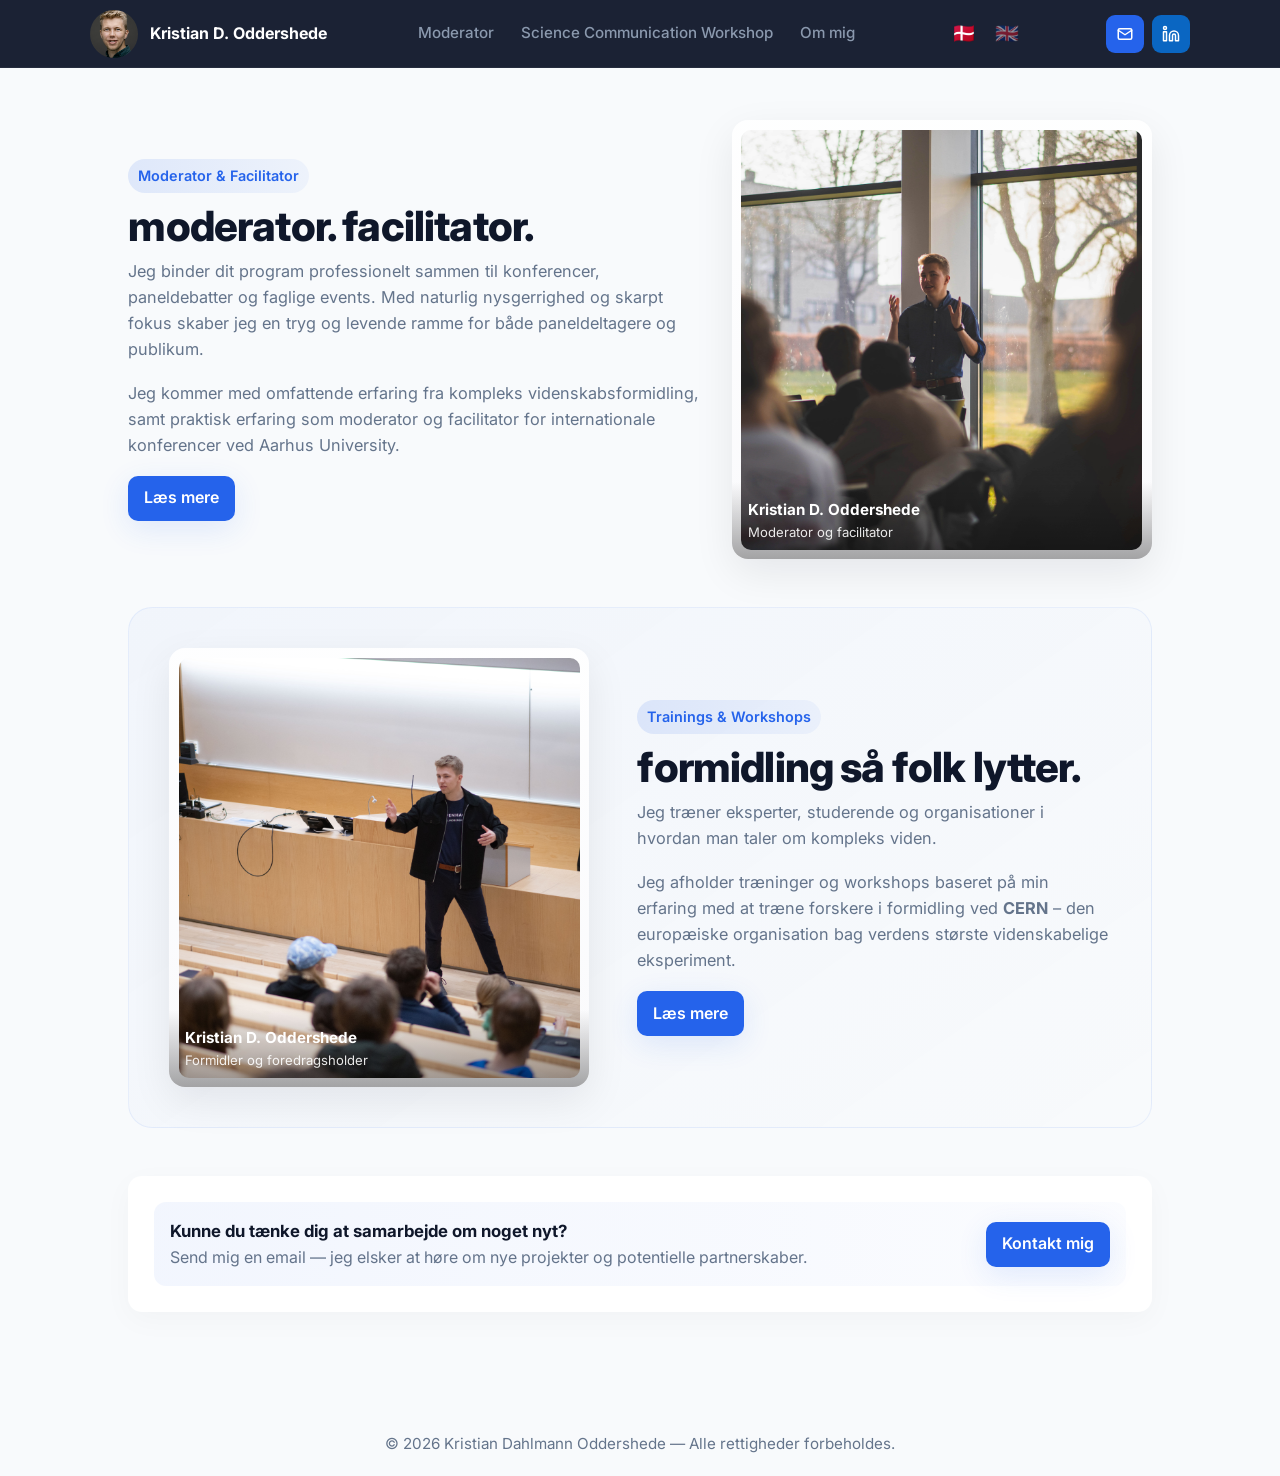
<file: index.html>
<!doctype html>
<html lang="da">
<head>
  <meta charset="utf-8" />
  <meta name="viewport" content="width=device-width,initial-scale=1" />
  
  <!-- Primær Titel & Beskrivelse (Optimeret for relevante søgeord) -->
  <title>Kristian D. Oddershede | Moderator, Facilitator & Foredragsholder</title>
  <meta name="description" content="Book Kristian Dahlmann Oddershede som moderator, facilitator og foredragsholder. Professionel formidling til konferencer, paneldebatter og workshops.">
  
  <link rel="canonical" href="https://kristian-freelance.dk/" />
  <link rel="alternate" hreflang="da" href="https://kristian-freelance.dk/" />
  <link rel="alternate" hreflang="en" href="https://kristian-freelance.dk/" />
  <link rel="alternate" hreflang="x-default" href="https://kristian-freelance.dk/" />

  <link rel="icon" type="image/png" href="figures/debate_1308869.png">

  <!-- Open Graph / Social Media (Billeder kræver absolut URL for optimal visning) -->
  <meta property="og:type" content="website">
  <meta property="og:url" content="https://kristian-freelance.dk/">
  <meta property="og:title" content="Kristian D. Oddershede | Moderator, Facilitator & Foredragsholder">
  <meta property="og:description" content="Book Kristian Dahlmann Oddershede som moderator, facilitator og foredragsholder til konferencer, workshops og paneldebatter.">
  <meta property="og:image" content="https://kristian-freelance.dk/figures/Kristian%20Dahlmann%20Oddershede%20Square%202.jpg"> 
  <meta property="og:locale" content="da_DK">
  <meta property="og:locale:alternate" content="en_US">

  <!-- Twitter Card -->
  <meta name="twitter:card" content="summary_large_image">
  <meta name="twitter:title" content="Kristian D. Oddershede | Moderator & Facilitator">
  <meta name="twitter:description" content="Book Kristian Dahlmann Oddershede som moderator, facilitator og foredragsholder.">
  <meta name="twitter:image" content="https://kristian-freelance.dk/figures/Kristian%20Dahlmann%20Oddershede%20Square%202.jpg">

  <link href="https://fonts.googleapis.com/css2?family=Inter:wght@400;500;600;700;800&display=swap" rel="stylesheet">
  <link rel="stylesheet" href="style.css">

  <style>
    /* Sprogstyring: Skjul automatisk det sprog, der ikke er aktivt */
    html[lang="da"] [lang="en"] { display: none !important; }
    html[lang="en"] [lang="da"] { display: none !important; }
  </style>

  <!-- Structured Data (Schema.org) for bedre Google forståelse -->
  <script type="application/ld+json">
  {
    "@context": "https://schema.org",
    "@type": "Person",
    "name": "Kristian Dahlmann Oddershede",
    "alternateName": "Kristian D. Oddershede",
    "url": "https://kristian-freelance.dk/",
    "image": "https://kristian-freelance.dk/figures/Kristian%20Dahlmann%20Oddershede%20Square%202.jpg",
    "jobTitle": "Moderator & Facilitator",
    "sameAs": [
      "https://www.linkedin.com/in/kristian-dahlmann-oddershede-b5703a217/"
    ],
    "knowsAbout": [
      "Moderation",
      "Facilitation",
      "Science Communication",
      "Videnskabsformidling",
      "Workshops"
    ]
  }
  </script>
</head>
<body>
  <header class="site-header scrolled" id="siteHeader" style="background: rgba(15,23,42,0.95); border-bottom: 1px solid rgba(255,255,255,0.05);">
    <div class="header-inner">
      <div class="brand">
        <img src="figures/Kristian Dahlmann Oddershede Square 2.jpg" alt="Kristian Dahlmann Oddershede profilfoto" width="40" height="40">
        <div class="name" style="color: #ffffff;">Kristian D. Oddershede</div>
      </div>

      <nav class="primary-nav" aria-label="Hovednavigation">
        <a href="moderator.html" style="color: #94a3b8;">Moderator</a>
        <a href="formidling.html" style="color: #94a3b8;">
          <span lang="da">Science Communication Workshop</span>
          <span lang="en">Science Communication Training</span>
        </a>
        <a href="om-mig.html" style="color: #94a3b8;">
          <span lang="da">Om mig</span>
          <span lang="en">About me</span>
        </a>
      </nav>

      <div id="lang-switcher" style="display:flex; gap:0.4rem; align-items:center;">
        <button data-lang="da" title="Dansk" style="font-size:1.2rem; background:none; border:none; cursor:pointer; color: #ffffff;" aria-label="Skift til dansk">🇩🇰</button>
        <button data-lang="en" title="English" style="font-size:1.2rem; background:none; border:none; cursor:pointer; color: #ffffff;" aria-label="Switch to English">🇬🇧</button>
      </div>

      <div class="header-cta">
        <a class="button email" href="mailto:kristiandoddershede@gmail.com" title="Send email" aria-label="Send email">
          <svg xmlns="http://www.w3.org/2000/svg" viewBox="0 0 24 24" aria-hidden="true" focusable="false" stroke-width="2" stroke-linecap="round" stroke-linejoin="round">
            <rect x="3" y="5" width="18" height="14" rx="2"></rect>
            <path d="M3 7l9 6 9-6"></path>
          </svg>
        </a>

        <a class="button linkedin" href="https://www.linkedin.com/in/kristian-dahlmann-oddershede-b5703a217/" target="_blank" rel="noopener" title="LinkedIn" aria-label="LinkedIn profil">
          <svg xmlns="http://www.w3.org/2000/svg" viewBox="0 0 24 24" aria-hidden="true" focusable="false" stroke-width="2" stroke-linecap="round" stroke-linejoin="round">
            <path d="M16 8a6 6 0 0 1 6 6v7h-4v-7a2 2 0 0 0-2-2 2 2 0 0 0-2 2v7h-4v-7a6 6 0 0 1 6-6z"></path>
            <rect x="2" y="9" width="4" height="12"></rect>
            <circle cx="4" cy="4" r="2"></circle>
          </svg>
        </a>
      </div>
    </div>
  </header>

  <main class="page" id="top">
    <section class="hero" aria-labelledby="moderatorTitle">
      <div class="hero-left">
        <div class="kicker">Moderator & Facilitator</div>
        <h1 class="hero-title" id="moderatorTitle" style="text-transform: lowercase;">
          <span lang="da">moderator. facilitator.</span>
          <span lang="en">moderator. facilitator.</span>
        </h1>
        
        <p class="lead">
          <span lang="da">Jeg binder dit program professionelt sammen til konferencer, paneldebatter og faglige events. Med naturlig nysgerrighed og skarpt fokus skaber jeg en tryg og levende ramme for både paneldeltagere og publikum.</span>
          <span lang="en">I seamlessly connect your program at conferences, panel debates, and academic events. With natural curiosity and sharp focus, I create an engaging atmosphere for speakers and the audience.</span>
        </p>
          
        <p class="lead">
          <span lang="da">Jeg kommer med omfattende erfaring fra kompleks videnskabsformidling, samt praktisk erfaring som moderator og facilitator for internationale konferencer ved Aarhus University.</span>
          <span lang="en">I'm drawing on my background in complex science communication, as well as practical experience as a moderator and facilitator at various international conferences at Aarhus University.</span>
        </p>

        <div class="hero-actions">
          <a class="btn" href="moderator.html" title="Læs mere om moderator ydelser">
            <span lang="da">Læs mere</span>
            <span lang="en">Read more</span>
          </a>
        </div>
      </div>

      <div class="hero-right">
        <div class="portrait-card">
          <img src="figures/GivDeUngeOrdet_Workshop_23Marts2022_000-17.jpg" alt="Kristian Oddershede facilitering af workshop">
          <div class="portrait-overlay">
            <div class="meta">
              <div style="font-size:0.95rem;font-weight:700">Kristian D. Oddershede</div>
              <div style="font-size:0.82rem;color:rgba(255,255,255,0.9)">
                <span lang="da">Moderator og facilitator</span>
                <span lang="en">Moderator and Facilitator</span>
              </div>
            </div>
          </div>
        </div>
      </div>
    </section>

    <section class="hero hero-alt" aria-labelledby="communicationTitle">
      <div class="hero-right image-left">
        <div class="portrait-card">
          <img src="figures/PLP_6563.jpg" alt="Kristian Oddershede videnskabsformidler og foredragsholder">
          <div class="portrait-overlay">
            <div class="meta">
              <div style="font-size:0.95rem;font-weight:700">Kristian D. Oddershede</div>
              <div style="font-size:0.82rem;color:rgba(255,255,255,0.9)">
                <span lang="da">Formidler og foredragsholder</span>
                <span lang="en">Speaker and Science Communicator</span>
              </div>
            </div>
          </div>
        </div>
      </div>

      <div class="hero-left text-right">
        <div class="kicker">Trainings & Workshops</div>
        <h1 class="hero-title" id="communicationTitle" style="text-transform: lowercase;">
          <span lang="da">formidling så folk lytter.</span>
          <span lang="en">communication that connects.</span>
        </h1>
        
        <p class="lead">
          <span lang="da">Jeg træner eksperter, studerende og organisationer i hvordan man taler om kompleks viden.</span>
          <span lang="en">I train experts, students and organisations in how to present complex knowledge.</span>
        </p>
         
        <p class="lead">
          <span lang="da">Jeg afholder træninger og workshops baseret på min erfaring med at træne forskere i formidling ved <strong>CERN</strong> – den europæiske organisation bag verdens største videnskabelige eksperiment.</span>
          <span lang="en">I host trainings and workshops based on my experience designing meaningful science outreach training for scientists at <strong>CERN</strong> – the European organization behind the world’s largest scientific experiment.</span>
        </p>
        <div class="hero-actions">
          <a class="btn" href="formidling.html" title="Læs mere om formidling og workshops">
            <span lang="da">Læs mere</span>
            <span lang="en">Read more</span>
          </a>
        </div>
      </div>
    </section>

    <section id="kontakt" class="card">
      <div class="book-strip">
        <div>
          <h3>
            <span lang="da">Kunne du tænke dig at samarbejde om noget nyt?</span>
            <span lang="en">Interested in collaborating on something new?</span>
          </h3>
          <p>
            <span lang="da">Send mig en email — jeg elsker at høre om nye projekter og potentielle partnerskaber.</span>
            <span lang="en">Send me an email — I love hearing about new ideas and potential partnerships.</span>
          </p>
        </div>
        <a class="btn" href="mailto:kristiandoddershede@gmail.com" aria-label="Send email til Kristian">
          <span lang="da">Kontakt mig</span>
          <span lang="en">Contact me</span>
        </a>
      </div>
    </section>
  </main>

  <footer class="site-footer">
    <div>
      <span lang="da">&copy; 2026 Kristian Dahlmann Oddershede — Alle rettigheder forbeholdes.</span>
      <span lang="en">&copy; 2026 Kristian Dahlmann Oddershede — All rights reserved.</span>
    </div>
  </footer>

  <script>
    // === Header scroll behavior ===
    const header = document.getElementById('siteHeader');
    window.addEventListener('scroll', () => {
      header.classList.toggle('scrolled', window.scrollY > 15);
    });
      
    // === Apply translations by toggling the html attribute ===
    function applyLanguage(lang) {
      document.documentElement.setAttribute('lang', lang);
      
      // Update button transparency based on selected language
      buttons.forEach(btn => {
        btn.style.opacity = btn.dataset.lang === lang ? '1' : '0.5';
      });
    }
      
    // === Initialize language switching ===
    const buttons = document.querySelectorAll('#lang-switcher button');
    const savedLang = localStorage.getItem('lang') || 'da';
    
    applyLanguage(savedLang);
      
    buttons.forEach(btn => {
      btn.addEventListener('click', e => {
        const lang = e.currentTarget.dataset.lang;
        localStorage.setItem('lang', lang);
        applyLanguage(lang);
      });
    });
  </script>
</body>
</html>
</file>
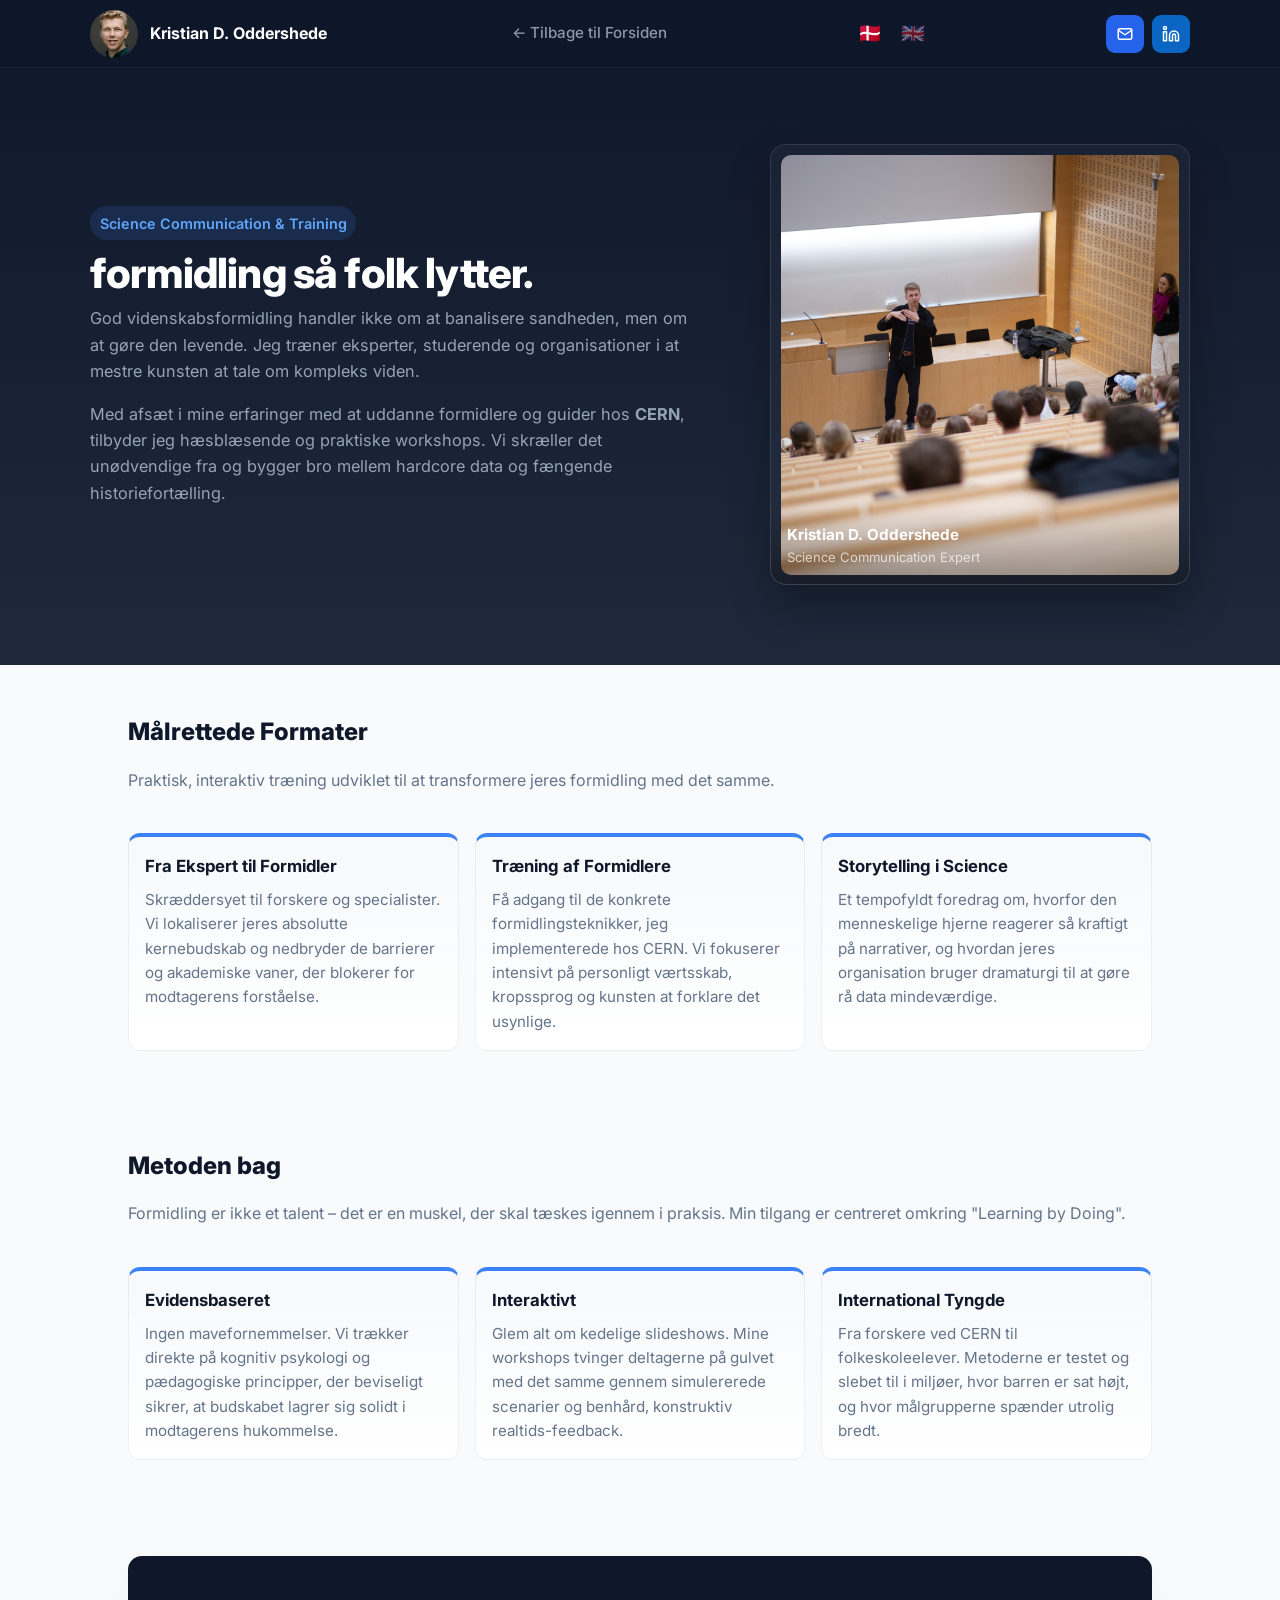
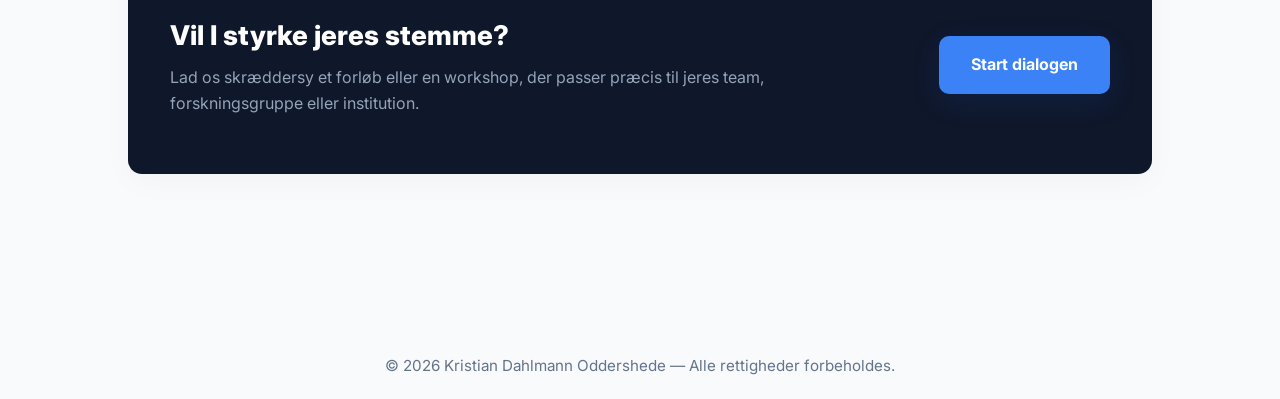
<file: formidling.html>
<!doctype html>
<html lang="da">
<head>
  <meta charset="utf-8" />
  <meta name="viewport" content="width=device-width,initial-scale=1" />
  
  <!-- Primær Titel & Beskrivelse (Optimeret for søgeord) -->
  <title>Kristian D. Oddershede | Science Communication Training & Workshops</title>
  <meta name="description" content="Lær at formidle komplekst stof så det fænger. Workshops og foredrag om science formidling og træning af formidlere af Kristian Dahlmann Oddershede.">

  <!-- Canonical & Flersproget SEO -->
  <link rel="canonical" href="https://kristian-freelance.dk/formidling.html" />
  <link rel="alternate" hreflang="da" href="https://kristian-freelance.dk/formidling.html" />
  <link rel="alternate" hreflang="en" href="https://kristian-freelance.dk/formidling.html" />
  <link rel="alternate" hreflang="x-default" href="https://kristian-freelance.dk/formidling.html" />

  <link rel="icon" type="image/png" href="figures/debate_1308869.png">

  <!-- Open Graph / Social Media Meta Tags -->
  <meta property="og:type" content="website">
  <meta property="og:url" content="https://kristian-freelance.dk/formidling.html">
  <meta property="og:title" content="Kristian D. Oddershede | Science Communication Training">
  <meta property="og:description" content="Lær at formidle komplekst stof så det fænger. Hæsblæsende og praktiske workshops baseret på erfaringer fra CERN.">
  <meta property="og:image" content="https://kristian-freelance.dk/figures/PLP_6566.jpg">
  <meta property="og:locale" content="da_DK">
  <meta property="og:locale:alternate" content="en_US">

  <!-- Twitter Card -->
  <meta name="twitter:card" content="summary_large_image">
  <meta name="twitter:title" content="Kristian D. Oddershede | Science Communication Training">
  <meta name="twitter:description" content="Workshops og foredrag om science formidling og træning af formidlere baseret på erfaringer fra CERN.">
  <meta name="twitter:image" content="https://kristian-freelance.dk/figures/PLP_6566.jpg">

  <link href="https://fonts.googleapis.com/css2?family=Inter:wght@400;500;600;700;800&display=swap" rel="stylesheet">
  <link rel="stylesheet" href="style.css">

  <style>
    /* Sprogstyring: Skjul automatisk det sprog, der ikke er aktivt */
    html[lang="da"] [lang="en"] { display: none !important; }
    html[lang="en"] [lang="da"] { display: none !important; }

    /* Unik Science-identitet: Mørkt, højteknologisk og skarpt */
    :root {
      --science-dark: #0f172a; /* Dyb rums-blå/skifer */
      --science-accent: #3b82f6; /* Lysende science-blå */
      --science-light: #f8fafc;
    }

    body.science-page {
      background-color: var(--science-light);
    }

    .science-hero {
      background: linear-gradient(180deg, var(--science-dark) 0%, #1e293b 100%);
      color: #ffffff;
      padding: 9rem var(--container-padding) 5rem;
      margin-bottom: 3rem;
    }

    .science-hero .kicker {
      background: rgba(59, 130, 246, 0.15);
      color: #60a5fa;
    }

    .science-hero h1.hero-title {
      color: #ffffff;
    }

    .science-hero p.lead {
      color: #94a3b8;
    }

    .science-hero .portrait-card {
      background: rgba(255, 255, 255, 0.03);
      border: 1px solid rgba(255, 255, 255, 0.1);
      box-shadow: 0 20px 40px rgba(0,0,0,0.3);
    }
  </style>

  <!-- Structured Data (Schema.org) for Science Communication Ydelser -->
  <script type="application/ld+json">
  {
    "@context": "https://schema.org",
    "@type": "Service",
    "name": "Science Communication Training & Workshops",
    "provider": {
      "@type": "Person",
      "name": "Kristian Dahlmann Oddershede",
      "url": "https://kristian-freelance.dk/"
    },
    "description": "Træning i videnskabsformidling, workshops for eksperter og forskere samt foredrag om storytelling i science baseret på erfaringer fra CERN.",
    "serviceType": "Science Communication Workshop",
    "areaServed": "Denmark",
    "hasOfferCatalog": {
      "@type": "OfferCatalog",
      "name": "Workshops og Foredrag",
      "itemListElement": [
        {
          "@type": "Offer",
          "itemOffered": {
            "@type": "Service",
            "name": "Fra Ekspert til Formidler Workshop"
          }
        },
        {
          "@type": "Offer",
          "itemOffered": {
            "@type": "Service",
            "name": "Træning af Formidlere"
          }
        },
        {
          "@type": "Offer",
          "itemOffered": {
            "@type": "Service",
            "name": "Storytelling i Science Foredrag"
          }
        }
      ]
    }
  }
  </script>
</head>
<body class="science-page">
  <header class="site-header scrolled" id="siteHeader" style="background: rgba(15,23,42,0.95); border-bottom: 1px solid rgba(255,255,255,0.05);">
    <div class="header-inner">
      <div class="brand">
        <img src="figures/Kristian Dahlmann Oddershede Square 2.jpg" alt="Kristian Dahlmann Oddershede profilfoto" width="40" height="40">
        <div class="name" style="color: #ffffff;">Kristian D. Oddershede</div>
      </div>

      <nav class="primary-nav" aria-label="Hovednavigation">
        <a href="index.html" style="color: #94a3b8;">
          <span lang="da">← Tilbage til Forsiden</span>
          <span lang="en">← Back Home</span>
        </a>
      </nav>

      <div id="lang-switcher" style="display:flex; gap:0.4rem; align-items:center;">
        <button data-lang="da" title="Dansk" style="font-size:1.2rem; background:none; border:none; cursor:pointer;color: #ffffff;" aria-label="Skift til dansk">🇩🇰</button>
        <button data-lang="en" title="English" style="font-size:1.2rem; background:none; border:none; cursor:pointer;color: #ffffff;" aria-label="Switch to English">🇬🇧</button>
      </div>

      <div class="header-cta">
        <a class="button email" href="mailto:kristiandoddershede@gmail.com" title="Send email" aria-label="Send email">
          <svg xmlns="http://www.w3.org/2000/svg" viewBox="0 0 24 24" aria-hidden="true" focusable="false" stroke-width="2" stroke-linecap="round" stroke-linejoin="round">
            <rect x="3" y="5" width="18" height="14" rx="2"></rect>
            <path d="M3 7l9 6 9-6"></path>
          </svg>
        </a>

        <a class="button linkedin" href="https://www.linkedin.com/in/kristian-dahlmann-oddershede-b5703a217/" target="_blank" rel="noopener" title="LinkedIn" aria-label="LinkedIn profil">
          <svg xmlns="http://www.w3.org/2000/svg" viewBox="0 0 24 24" aria-hidden="true" focusable="false" stroke-width="2" stroke-linecap="round" stroke-linejoin="round">
            <path d="M16 8a6 6 0 0 1 6 6v7h-4v-7a2 2 0 0 0-2-2 2 2 0 0 0-2 2v7h-4v-7a6 6 0 0 1 6-6z"></path>
            <rect x="2" y="9" width="4" height="12"></rect>
            <circle cx="4" cy="4" r="2"></circle>
          </svg>
        </a>
      </div>
    </div>
  </header>

  <main>
    <!-- HERO SEKTION (MØRKT DESIGN) -->
    <section class="science-hero">
      <div style="max-width: var(--max-width); margin: 0 auto; display: grid; grid-template-columns: 1fr 420px; gap: 2rem; align-items: center;">
        <div class="hero-left">
          <div class="kicker">Science Communication & Training</div>
          <h1 class="hero-title" id="heroTitle" style="text-transform: lowercase; font-weight: 800;">
            <span lang="da">formidling så folk lytter.</span>
            <span lang="en">communication that connects.</span>
          </h1>
          <p class="lead">
            <span lang="da">God videnskabsformidling handler ikke om at banalisere sandheden, men om at gøre den levende. Jeg træner eksperter, studerende og organisationer i at mestre kunsten at tale om kompleks viden.</span>
            <span lang="en">Great science communication isn't about dumbing down the truth; it's about making it catch fire. I train experts, students, and organizations to master the art of translating complex data.</span>
          </p>
          <p class="lead">
            <span lang="da">Med afsæt i mine erfaringer med at uddanne formidlere og guider hos <strong>CERN</strong>, tilbyder jeg hæsblæsende og praktiske workshops. Vi skræller det unødvendige fra og bygger bro mellem hardcore data og fængende historiefortælling.</span>
            <span lang="en">Drawing on my background training communicators and guides at <strong>CERN</strong>, I run high-impact, hands-on workshops. We strip away the fluff and build direct bridges between heavy metrics and unforgettable storytelling.</span>
          </p>
        </div>

        <div class="hero-right">
          <div class="portrait-card">
            <img src="figures/PLP_6566.jpg" alt="Kristian Oddershede holder oplæg om videnskabsformidling">
            <div class="portrait-overlay">
              <div class="meta">
                <div style="font-size:0.95rem;font-weight:700">Kristian D. Oddershede</div>
                <div style="font-size:0.82rem;color:rgba(255,255,255,0.7)">Science Communication Expert</div>
              </div>
            </div>
          </div>
        </div>
      </div>
    </section>

    <!-- WORKSHOPS & FOREDRAG -->
    <div class="page" style="padding-top: 0; max-width: var(--max-width); margin: 0 auto;">
      <section id="fokus" aria-labelledby="servicesTitle">
        <h2 id="servicesTitle" style="margin-bottom: 0.5rem; font-weight: 800;">
          <span lang="da">Målrettede Formater</span>
          <span lang="en">Targeted Formats</span>
        </h2>
        <p class="muted" style="margin-bottom: 2.5rem;">
          <span lang="da">Praktisk, interaktiv træning udviklet til at transformere jeres formidling med det samme.</span>
          <span lang="en">Hands-on, interactive training built to instantly transform how you pitch and present.</span>
        </p>

        <div class="services-grid">
          <article class="service card" style="border-top: 4px solid var(--science-accent);">
            <h3>
              <span lang="da">Fra Ekspert til Formidler</span>
              <span lang="en">From Expert to Communicator</span>
            </h3>
            <p>
              <span lang="da">Skræddersyet til forskere og specialister. Vi lokaliserer jeres absolutte kernebudskab og nedbryder de barrierer og akademiske vaner, der blokerer for modtagerens forståelse.</span>
              <span lang="en">Tailored for researchers and specialists. We zero in on your core message and dissolve the academic friction and habits that block clear, public comprehension.</span>
            </p>
          </article>
          
          <article class="service card" style="border-top: 4px solid var(--science-accent);">
            <h3>
              <span lang="da">Træning af Formidlere</span>
              <span lang="en">Training Communicators</span>
            </h3>
            <p>
              <span lang="da">Få adgang til de konkrete formidlingsteknikker, jeg implementerede hos CERN. Vi fokuserer intensivt på personligt værtsskab, kropssprog og kunsten at forklare det usynlige.</span>
              <span lang="en">Access the concrete pedagogical toolkits I built for CERN. We focus heavily on personal hosting, stage presence, and the art of visualizing the invisible.</span>
            </p>
          </article>
          
          <article class="service card" style="border-top: 4px solid var(--science-accent);">
            <h3>
              <span lang="da">Storytelling i Science</span>
              <span lang="en">Storytelling in Science</span>
            </h3>
            <p>
              <span lang="da">Et tempofyldt foredrag om, hvorfor den menneskelige hjerne reagerer så kraftigt på narrativer, og hvordan jeres organisation bruger dramaturgi til at gøre rå data mindeværdige.</span>
              <span lang="en">A high-velocity talk on why the human brain is hardwired for narrative structure, and how your team can use dramaturgy to make dry data impossible to forget.</span>
            </p>
          </article>
        </div>
      </section>

      <!-- MIN TILGANG -->
      <section id="erfaring" style="margin-top: 6rem;">
        <h2 id="aboutTitle" style="margin-bottom: 0.5rem; font-weight: 800;">
          <span lang="da">Metoden bag</span>
          <span lang="en">The Method</span>
        </h2>
        <p class="muted" style="margin-bottom: 2.5rem;">
          <span lang="da">Formidling er ikke et talent – det er en muskel, der skal tæskes igennem i praksis. Min tilgang er centreret omkring "Learning by Doing".</span>
          <span lang="en">Communication isn't an innate talent – it's a muscle that needs resistance training. My framework is built on absolute "Learning by Doing".</span>
        </p> 
        
        <div class="services-grid">
          <article class="service card" style="border-top: 4px solid var(--science-accent);">
            <h3>
              <span lang="da">Evidensbaseret</span>
              <span lang="en">Evidence-Based</span>
            </h3>
            <p>
              <span lang="da">Ingen mavefornemmelser. Vi trækker direkte på kognitiv psykologi og pædagogiske principper, der beviseligt sikrer, at budskabet lagrer sig solidt i modtagerens hukommelse.</span>
              <span lang="en">No guesswork. We rely directly on cognitive psychology and educational frameworks proven to embed complex structures deeply into audience memory.</span>
            </p>
          </article>

          <article class="service card" style="border-top: 4px solid var(--science-accent);">
            <h3>
              <span lang="da">Interaktivt</span>
              <span lang="en">Interactive</span>
            </h3>
            <p>
              <span lang="da">Glem alt om kedelige slideshows. Mine workshops tvinger deltagerne på gulvet med det samme gennem simulererede scenarier og benhård, konstruktiv realtids-feedback.</span>
              <span lang="en">Forget bullet-point monologues. My sessions push participants onto the floor immediately with live situational drills and rigorous, constructive feedback loops.</span>
            </p>
          </article>

          <article class="service card" style="border-top: 4px solid var(--science-accent);">
            <h3>
              <span lang="da">International Tyngde</span>
              <span lang="en">Elite Experience</span>
            </h3>
            <p>
              <span lang="da">Fra forskere ved CERN til folkeskoleelever. Metoderne er testet og slebet til i miljøer, hvor barren er sat højt, og hvor målgrupperne spænder utrolig bredt.</span>
              <span lang="en">From Nobel laureates to school classes. These strategies are refined in world-class ecosystems where standards are hyper-critical and audiences shift constantly.</span>
            </p>
          </article>
        </div>
      </section>

      <!-- RENSET KONTAKT STRIP (KUN ÉN DEDIKERET CTA) -->
      <section id="kontakt" class="card" style="margin-top: 6rem; background: var(--science-dark); color: white; border: none;">
        <div class="book-strip" style="background: none; padding: 2rem 1rem;">
          <div style="max-width: 600px;">
            <h3 style="color: white; font-size: 1.7rem; margin-bottom: 0.5rem; font-weight: 800;">
              <span lang="da">Vil I styrke jeres stemme?</span>
              <span lang="en">Ready to amplify your message?</span>
            </h3>
            <p style="color: #94a3b8; margin: 0;">
              <span lang="da">Lad os skræddersy et forløb eller en workshop, der passer præcis til jeres team, forskningsgruppe eller institution.</span>
              <span lang="en">Let's map out a specialized roadmap or masterclass engineered directly for your team or department.</span>
            </p>
          </div>
          <a class="btn" href="mailto:kristiandoddershede@gmail.com" style="background: var(--science-accent); color: white; padding: 1rem 2rem; font-size: 1rem; border-radius: 10px; font-weight: 700;" aria-label="Send email til Kristian">
            <span lang="da">Start dialogen</span>
            <span lang="en">Let's talk</span>
          </a>
        </div>
      </section>
    </div>
  </main>

  <footer class="site-footer" style="margin-top: 6rem;">
    <div>
      <span lang="da">&copy; 2026 Kristian Dahlmann Oddershede — Alle rettigheder forbeholdes.</span>
      <span lang="en">&copy; 2026 Kristian Dahlmann Oddershede — All rights reserved.</span>
    </div>
  </footer>

  <script>
    // === Header scroll behavior ===
    const header = document.getElementById('siteHeader');
    window.addEventListener('scroll', () => {
      header.classList.toggle('scrolled', window.scrollY > 15);
    });
      
    // === Apply translations ===
    function applyLanguage(lang) {
      document.documentElement.setAttribute('lang', lang);
      buttons.forEach(btn => {
        btn.style.opacity = btn.dataset.lang === lang ? '1' : '0.5';
      });
    }
      
    const buttons = document.querySelectorAll('#lang-switcher button');
    const savedLang = localStorage.getItem('lang') || 'da';
    applyLanguage(savedLang);
      
    buttons.forEach(btn => {
      btn.addEventListener('click', e => {
        const lang = e.currentTarget.dataset.lang || (e.currentTarget.innerText === '🇩🇰' ? 'da' : 'en');
        localStorage.setItem('lang', lang);
        applyLanguage(lang);
      });
    });
  </script>
</body>
</html>
</file>
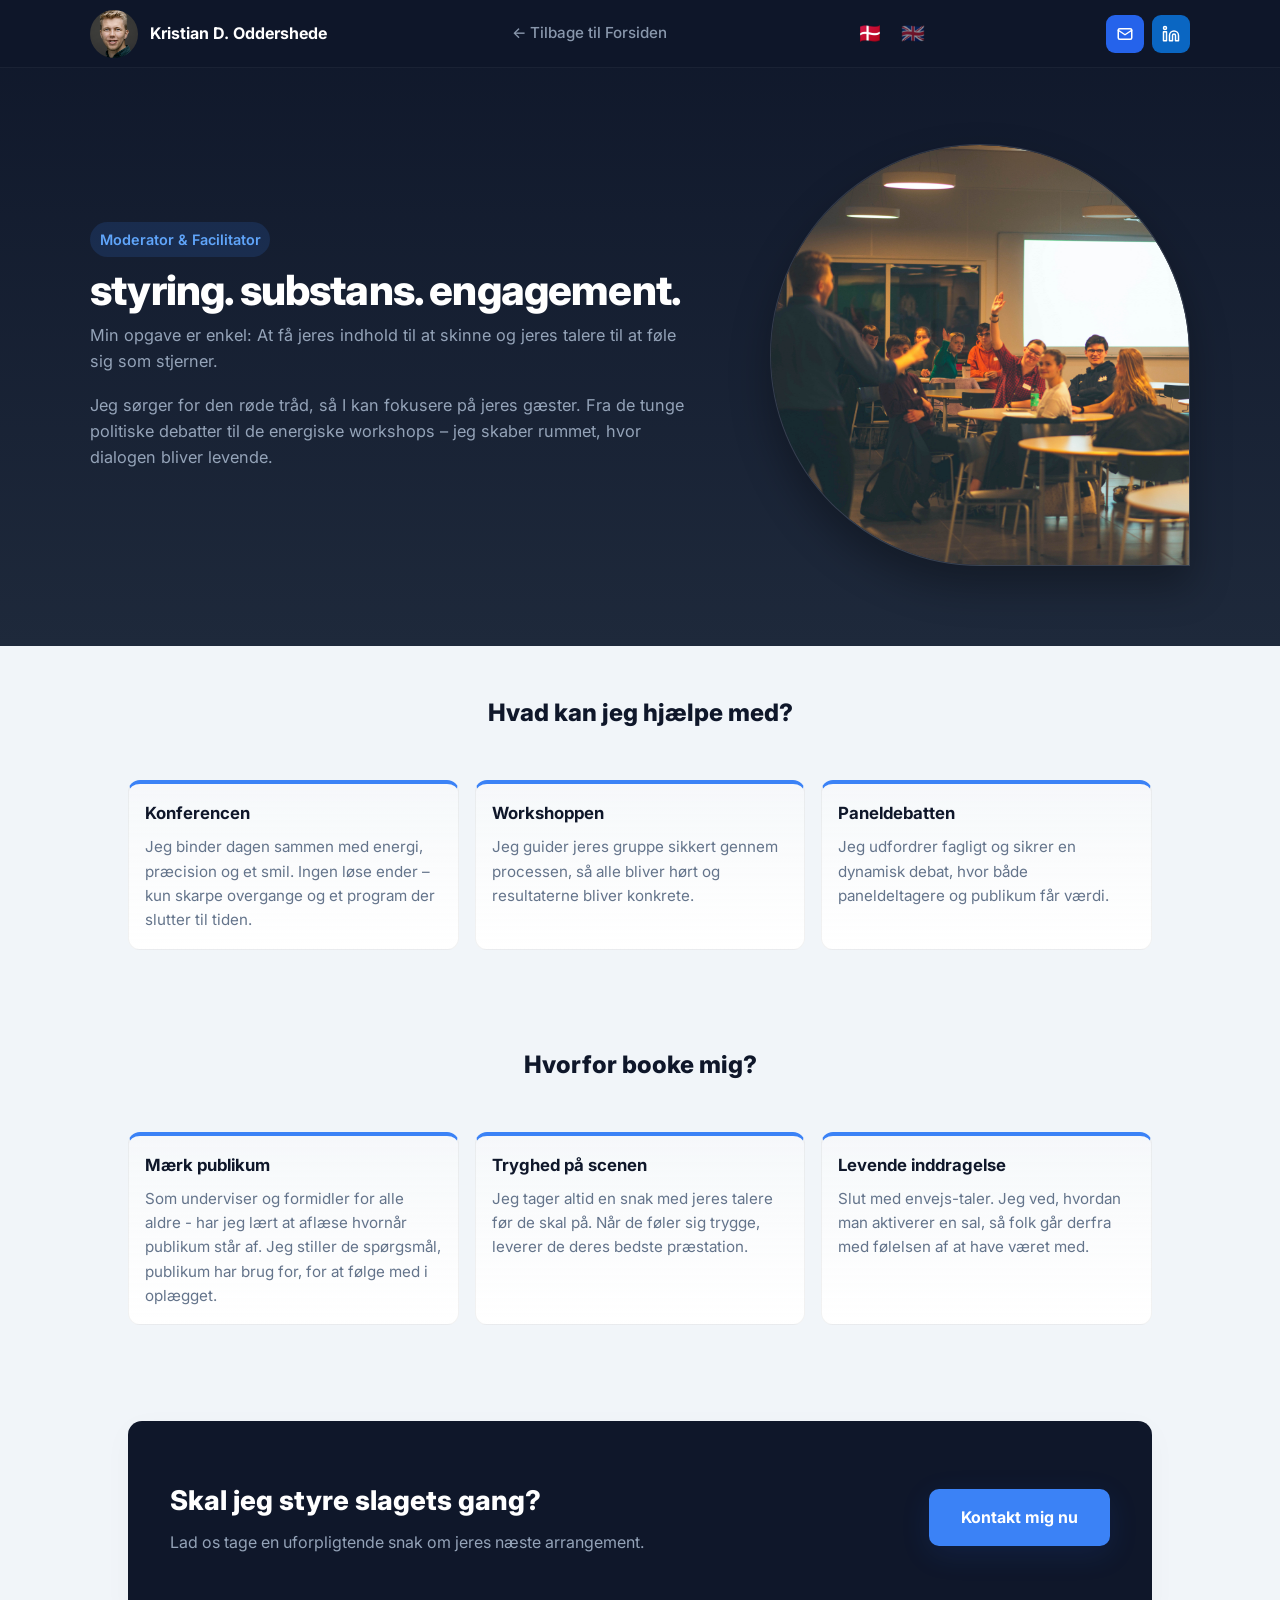
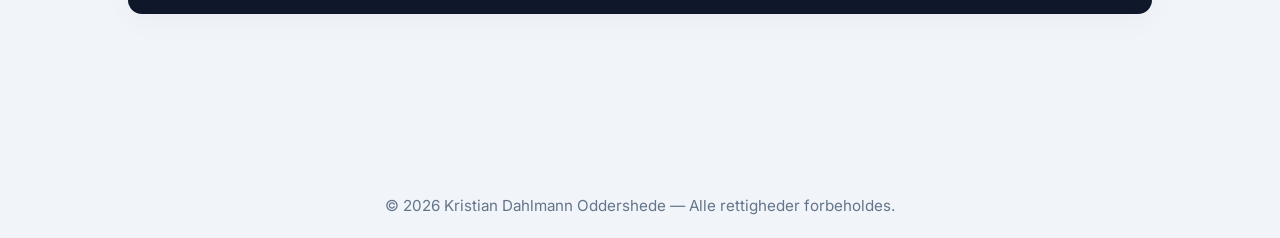
<file: moderator.html>
<!doctype html>
<html lang="da">
<head>
  <meta charset="utf-8" />
  <meta name="viewport" content="width=device-width,initial-scale=1" />
  <title>Kristian D. Oddershede | Moderator & Facilitator</title>
  <link rel="icon" type="image/png" href="figures/debate_1308869.png">
  <meta name="description" content="Skab tryghed og engagement på jeres næste event med Kristian Dahlmann Oddershede som moderator.">

  <link href="https://fonts.googleapis.com/css2?family=Inter:wght@400;500;600;700;800&display=swap" rel="stylesheet">
  <link rel="stylesheet" href="style.css">

  <style>
    /* Sprogstyring */
    html[lang="da"] [lang="en"] { display: none !important; }
    html[lang="en"] [lang="da"] { display: none !important; }
    
    /* Side-specifik styling (mørk blå hero-stil ligesom formidlingssiden) */
    :root {
      --mod-dark: #0f172a; /* Dyb blå/skifer */
      --mod-accent: #3b82f6; /* Lysende blå */
      --mod-bg: #f1f5f9;
    }
    
    body.moderator-page {
      background-color: var(--mod-bg);
    }

    .mod-hero {
      background: linear-gradient(180deg, var(--mod-dark) 0%, #1e293b 100%);
      color: #ffffff;
      padding: 9rem var(--container-padding) 5rem;
      margin-bottom: 3rem;
    }

    .mod-hero .kicker {
      background: rgba(59, 130, 246, 0.15);
      color: #60a5fa;
    }

    .mod-hero h1.hero-title {
      color: #ffffff;
    }

    .mod-hero p.lead {
      color: #94a3b8;
    }

    .mod-hero .portrait-card {
      background: rgba(255, 255, 255, 0.03);
      border: 1px solid rgba(255, 255, 255, 0.1);
      box-shadow: 0 20px 40px rgba(0,0,0,0.3);
    }
  </style>
</head>
<body class="moderator-page">
  <header class="site-header scrolled" id="siteHeader" style="background: rgba(15,23,42,0.95); border-bottom: 1px solid rgba(255,255,255,0.05);">
    <div class="header-inner">
      <div class="brand">
        <img src="figures/Kristian Dahlmann Oddershede Square 2.jpg" alt="Kristian Dahlmann Oddershede"> 
        <div class="name" style="color: #ffffff;">Kristian D. Oddershede</div>
      </div>

      <nav class="primary-nav">
        <a href="index.html" style="color: #94a3b8;">
          <span lang="da">← Tilbage til Forsiden</span>
          <span lang="en">← Back Home</span>
        </a>
      </nav>

      <div id="lang-switcher" style="display:flex; gap:0.4rem; align-items:center;">
        <button data-lang="da" title="Dansk" style="font-size:1.2rem; background:none; border:none; cursor:pointer; color: #ffffff;">🇩🇰</button>
        <button data-lang="en" title="English" style="font-size:1.2rem; background:none; border:none; cursor:pointer; color: #ffffff;">🇬🇧</button>
      </div>

      <div class="header-cta">
        <a class="button email" href="mailto:kristiandoddershede@gmail.com" title="Send email" aria-label="Send email">
          <svg xmlns="http://www.w3.org/2000/svg" viewBox="0 0 24 24" aria-hidden="true" focusable="false" stroke-width="2" stroke-linecap="round" stroke-linejoin="round">
            <rect x="3" y="5" width="18" height="14" rx="2"></rect>
            <path d="M3 7l9 6 9-6"></path>
          </svg>
        </a>

        <a class="button linkedin" href="https://www.linkedin.com/in/kristian-dahlmann-oddershede-b5703a217/" target="_blank" rel="noopener" title="LinkedIn" aria-label="LinkedIn">
          <svg xmlns="http://www.w3.org/2000/svg" viewBox="0 0 24 24" aria-hidden="true" focusable="false" stroke-width="2" stroke-linecap="round" stroke-linejoin="round">
            <path d="M16 8a6 6 0 0 1 6 6v7h-4v-7a2 2 0 0 0-2-2 2 2 0 0 0-2 2v7h-4v-7a6 6 0 0 1 6-6z"></path>
            <rect x="2" y="9" width="4" height="12"></rect>
            <circle cx="4" cy="4" r="2"></circle>
          </svg>
        </a>
      </div>
    </div>
  </header>

  <main>
    <section class="mod-hero">
      <div style="max-width: var(--max-width); margin: 0 auto; display: grid; grid-template-columns: 1fr 420px; gap: 2rem; align-items: center;">
        <div class="hero-left">
          <div class="kicker">Moderator & Facilitator</div>
          <h1 class="hero-title" style="text-transform: lowercase; font-weight: 800;">
            <span lang="da">styring. substans. engagement.</span>
            <span lang="en">flow. substance. impact.</span>
          </h1>
          <p class="lead">
            <span lang="da">Min opgave er enkel: At få jeres indhold til at skinne og jeres talere til at føle sig som stjerner.</span>
            <span lang="en">My mission is simple: To make your content shine and your speakers feel like stars.</span>
          </p>
          <p class="lead">
            <span lang="da">Jeg sørger for den røde tråd, så I kan fokusere på jeres gæster. Fra de tunge politiske debatter til de energiske workshops – jeg skaber rummet, hvor dialogen bliver levende.</span>
            <span lang="en">I provide the "red thread" so you can focus on your guests. From complex political debates to high-energy workshops – I create the space where dialogue comes alive.</span>
          </p>
        </div>
        <div class="hero-right">
          <div class="portrait-card" style="border-radius: 50% 50% 0 50%; padding: 0;">
            <img src="figures/GivDeUngeOrdet_Workshop_23Marts2022_000-154.jpg" alt="Kristian facilitating" style="border-radius: 50% 50% 0 50%;">
          </div>
        </div>
      </div>
    </section>

    <div class="page" style="padding-top: 0; max-width: var(--max-width); margin: 0 auto;">
      <section id="ydelser" aria-labelledby="servicesTitle">
        <h2 id="servicesTitle" style="text-align: center; margin-bottom: 3rem; font-weight: 800;">
          <span lang="da">Hvad kan jeg hjælpe med?</span>
          <span lang="en">How can I help?</span>
        </h2>
        <div class="services-grid">
          <article class="service card" style="border-top: 4px solid var(--mod-accent);">
            <h3><span lang="da">Konferencen</span><span lang="en">The Conference</span></h3>
            <p><span lang="da">Jeg binder dagen sammen med energi, præcision og et smil. Ingen løse ender – kun skarpe overgange og et program der slutter til tiden.</span>
              <span lang="en">I tie the day together with energy, precision, and a smile. No loose ends—just sharp transitions and a program that finishes on time.</span></p>
          </article>
          <article class="service card" style="border-top: 4px solid var(--mod-accent);">
            <h3><span lang="da">Workshoppen</span><span lang="en">The Workshop</span></h3>
            <p><span lang="da">Jeg guider jeres gruppe sikkert gennem processen, så alle bliver hørt og resultaterne bliver konkrete.</span><span lang="en">I guide your group safely through the process, ensuring everyone is heard and the results are concrete.</span></p>
          </article>
          <article class="service card" style="border-top: 4px solid var(--mod-accent);">
            <h3><span lang="da">Paneldebatten</span><span lang="en">The Panel</span></h3>
            <p><span lang="da">Jeg udfordrer fagligt og sikrer en dynamisk debat, hvor både paneldeltagere og publikum får værdi.</span><span lang="en">I provide professional challenge and ensure a dynamic debate where both panelists and the audience gain value.</span></p>
          </article>
        </div>
      </section>

      <section style="margin-top: 6rem;">
        <h2 style="text-align: center; margin-bottom: 3rem; font-weight: 800;">
          <span lang="da">Hvorfor booke mig?</span>
          <span lang="en">Why book me?</span>
        </h2>
        <div class="services-grid">
          <article class="service card" style="border-top: 4px solid var(--mod-accent);">
            <h3><span lang="da">Mærk publikum</span><span lang="en">Attention to audiences</span></h3>
            <p><span lang="da">Som underviser og formidler for alle aldre - har jeg lært at aflæse hvornår publikum står af. Jeg stiller de spørgsmål, publikum har brug for, for at følge med i oplægget.</span>
              <span lang="en">As an educator for all ages - I have learned to notice when the audience is lost. I ask the questions the audience needs to follow the talk.</span></p>
          </article>
          <article class="service card" style="border-top: 4px solid var(--mod-accent);">
            <h3><span lang="da">Tryghed på scenen</span><span lang="en">Stage Safety</span></h3>
            <p><span lang="da">Jeg tager altid en snak med jeres talere før de skal på. Når de føler sig trygge, leverer de deres bedste præstation.</span><span lang="en">I always talk with your speakers before they go on. When they feel safe, they deliver their best performance.</span></p>
          </article>
          <article class="service card" style="border-top: 4px solid var(--mod-accent);">
            <h3><span lang="da">Levende inddragelse</span><span lang="en">Active Inclusion</span></h3>
            <p><span lang="da">Slut med envejs-taler. Jeg ved, hvordan man aktiverer en sal, så folk går derfra med følelsen af at have været med.</span><span lang="en">No more one-way monologues. I know how to activate a room so people leave feeling they were part of the conversation.</span></p>
          </article>
        </div>
      </section>

      <section id="kontakt" class="card" style="margin-top: 6rem; background: var(--mod-dark); color: white; border: none;">
        <div class="book-strip" style="background: none; padding: 2rem 1rem;">
          <div style="max-width: 600px;">
            <h3 style="color: white; font-size: 1.7rem; margin-bottom: 0.5rem; font-weight: 800;">
              <span lang="da">Skal jeg styre slagets gang?</span>
              <span lang="en">Ready to steer the ship?</span>
            </h3>
            <p style="color: #94a3b8; margin: 0;">
              <span lang="da">Lad os tage en uforpligtende snak om jeres næste arrangement.</span>
              <span lang="en">Let's have a non-binding chat about your next event.</span>
            </p>
          </div>
          <a class="btn" href="mailto:kristiandoddershede@gmail.com" style="background: var(--mod-accent); color: white; padding: 1rem 2rem; font-size: 1rem; border-radius: 10px; font-weight: 700;">
            <span lang="da">Kontakt mig nu</span>
            <span lang="en">Contact me now</span>
          </a>
        </div>
      </section>
    </div>
  </main>

  <footer class="site-footer" style="margin-top: 6rem;">
    <div>
      <span lang="da">&copy; 2026 Kristian Dahlmann Oddershede — Alle rettigheder forbeholdes.</span>
      <span lang="en">&copy; 2026 Kristian Dahlmann Oddershede — All rights reserved.</span>
    </div>
  </footer>

  <script>
    // Header scroll logic
    const header = document.getElementById('siteHeader');
    window.addEventListener('scroll', () => {
      header.classList.toggle('scrolled', window.scrollY > 15);
    });

    // Language logic
    function applyLanguage(lang) {
      document.documentElement.setAttribute('lang', lang);
      buttons.forEach(btn => btn.style.opacity = btn.dataset.lang === lang ? '1' : '0.5');
    }
    const buttons = document.querySelectorAll('#lang-switcher button');
    const savedLang = localStorage.getItem('lang') || 'da';
    applyLanguage(savedLang);
    buttons.forEach(btn => {
      btn.addEventListener('click', e => {
        const lang = e.currentTarget.dataset.lang || (e.currentTarget.innerText === '🇩🇰' ? 'da' : 'en');
        localStorage.setItem('lang', lang);
        applyLanguage(lang);
      });
    });
  </script>
</body>
</html>
</file>
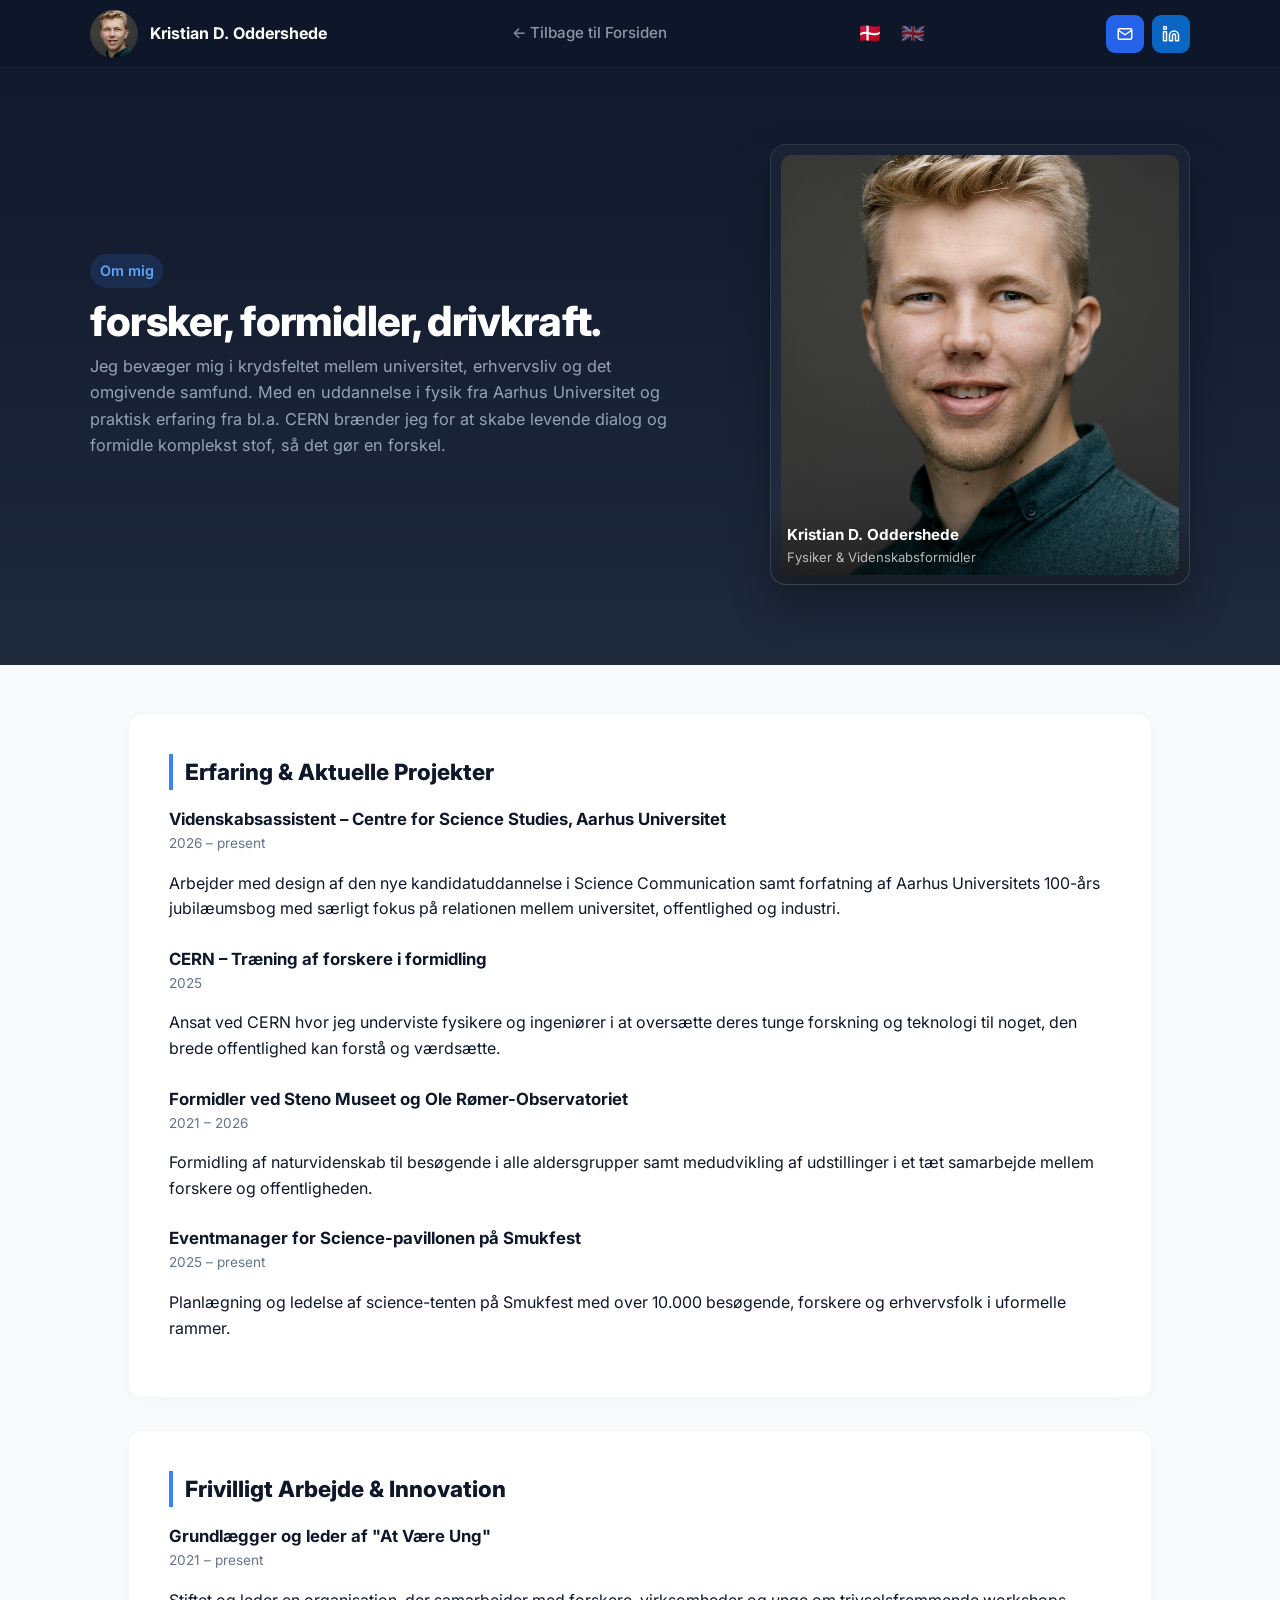
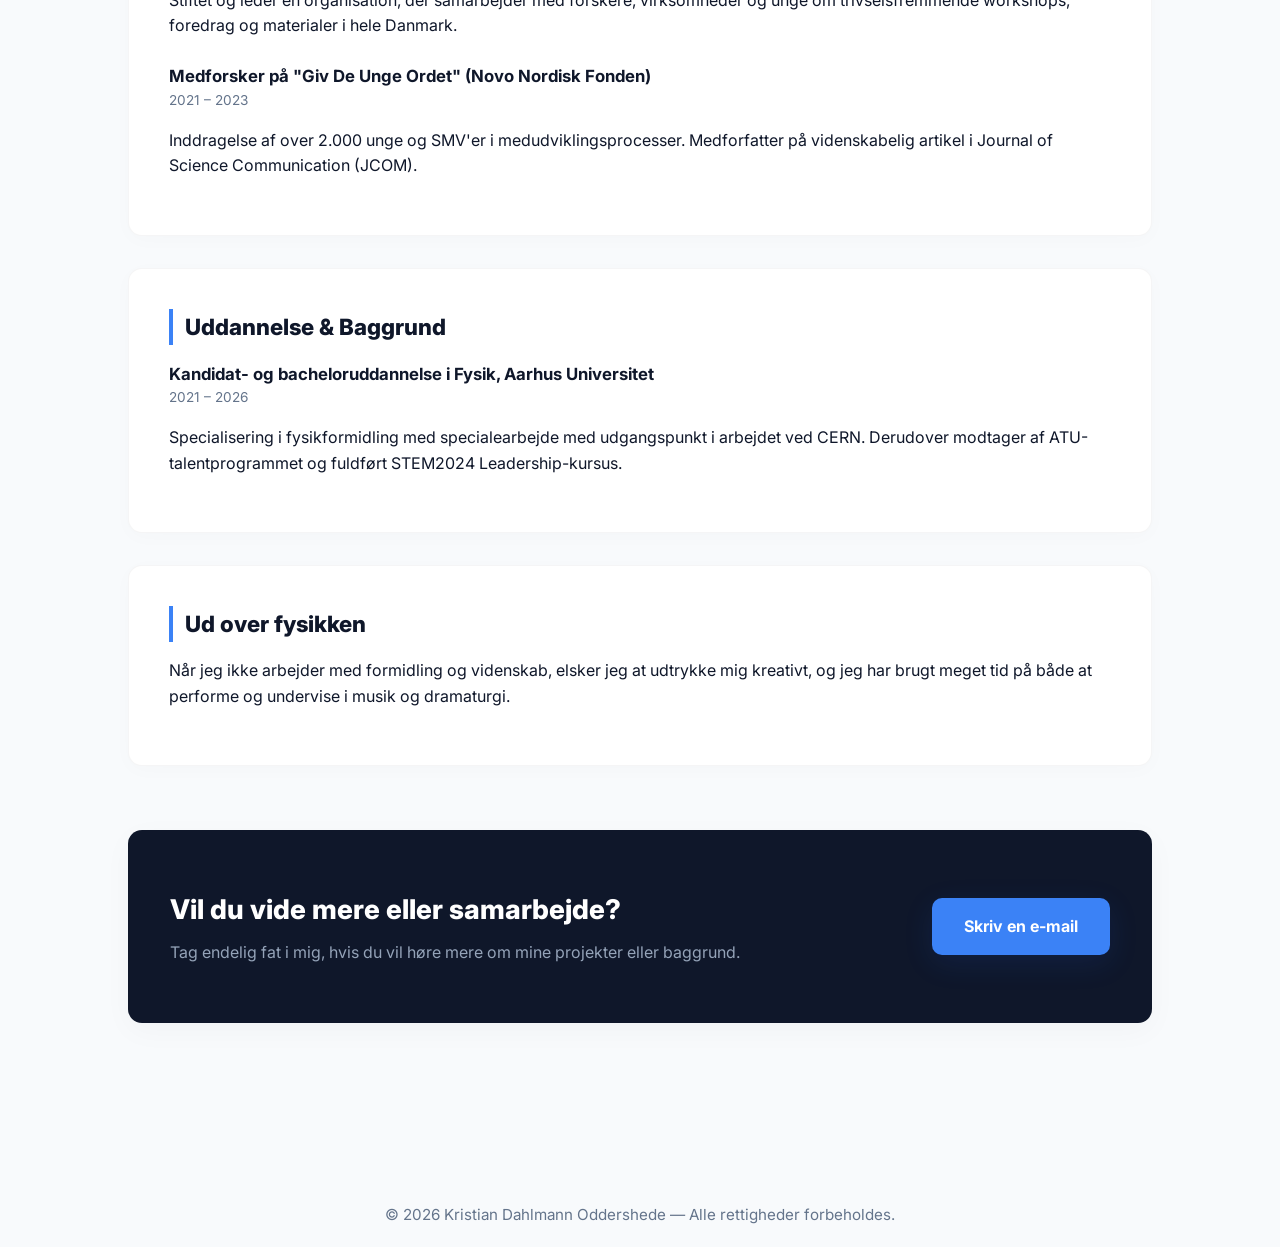
<file: om-mig.html>
<!doctype html>
<html lang="da">
<head>
  <meta charset="utf-8" />
  <meta name="viewport" content="width=device-width,initial-scale=1" />
  <title>Kristian D. Oddershede | Om mig</title>
  <link rel="icon" type="image/png" href="figures/debate_1308869.png">
  <meta name="description" content="Læs mere om Kristian Dahlmann Oddershede – baggrund, erfaring inden for formidling, videnskab, CERN og organisationer.">

  <link href="https://fonts.googleapis.com/css2?family=Inter:wght@400;500;600;700;800&display=swap" rel="stylesheet">
  <link rel="stylesheet" href="style.css">

  <style>
    /* Sprogstyring: Skjul automatisk det sprog, der ikke er aktivt */
    html[lang="da"] [lang="en"] { display: none !important; }
    html[lang="en"] [lang="da"] { display: none !important; }

    /* Unik identitet der matcher de andre undersider */
    :root {
      --about-dark: #0f172a;
      --about-accent: #3b82f6;
      --about-light: #f8fafc;
    }

    body.about-page {
      background-color: var(--about-light);
    }

    .about-hero {
      background: linear-gradient(180deg, var(--about-dark) 0%, #1e293b 100%);
      color: #ffffff;
      padding: 9rem var(--container-padding) 5rem;
      margin-bottom: 3rem;
    }

    .about-hero .kicker {
      background: rgba(59, 130, 246, 0.15);
      color: #60a5fa;
    }

    .about-hero h1.hero-title {
      color: #ffffff;
    }

    .about-hero p.lead {
      color: #94a3b8;
    }

    .about-hero .portrait-card {
      background: rgba(255, 255, 255, 0.03);
      border: 1px solid rgba(255, 255, 255, 0.1);
      box-shadow: 0 20px 40px rgba(0,0,0,0.3);
    }

    /* Indholds-sektioner i rækker/listeforløb i stedet for kasser */
    .content-section {
      background: #ffffff;
      padding: 2.5rem;
      border-radius: var(--radius);
      box-shadow: 0 4px 20px rgba(15,23,42,0.02);
      border: 1px solid rgba(15,23,42,0.04);
      margin-bottom: 2rem;
    }

    .content-section h3 {
      color: var(--about-dark);
      font-size: 1.4rem;
      font-weight: 800;
      margin-top: 0;
      margin-bottom: 1rem;
      border-left: 4px solid var(--about-accent);
      padding-left: 0.75rem;
    }

    .timeline-item {
      margin-bottom: 1.5rem;
    }

    .timeline-item:last-child {
      margin-bottom: 0;
    }

    .timeline-title {
      font-weight: 700;
      color: var(--about-dark);
      font-size: 1.05rem;
    }

    .timeline-meta {
      font-size: 0.85rem;
      color: #64748b;
      margin-bottom: 0.3rem;
    }
  </style>
</head>
<body class="about-page">
  <header class="site-header scrolled" id="siteHeader" style="background: rgba(15,23,42,0.95); border-bottom: 1px solid rgba(255,255,255,0.05);">
    <div class="header-inner">
      <div class="brand">
        <img src="figures/Kristian Dahlmann Oddershede Square 2.jpg" alt="Kristian Dahlmann Oddershede profile photo">
        <div class="name" style="color: #ffffff;">Kristian D. Oddershede</div>
      </div>

      <nav class="primary-nav" aria-label="Main navigation">
        <a href="index.html" style="color: #94a3b8;">
          <span lang="da">← Tilbage til Forsiden</span>
          <span lang="en">← Back Home</span>
        </a>
      </nav>

      <div id="lang-switcher" style="display:flex; gap:0.4rem; align-items:center;">
        <button data-lang="da" title="Dansk" style="font-size:1.2rem; background:none; border:none; cursor:pointer;color: #ffffff;">🇩🇰</button>
        <button data-lang="en" title="English" style="font-size:1.2rem; background:none; border:none; cursor:pointer;color: #ffffff;">🇬🇧</button>
      </div>

      <div class="header-cta">
        <a class="button email" href="mailto:kristiandoddershede@gmail.com" title="Send email" aria-label="Send email">
          <svg xmlns="http://www.w3.org/2000/svg" viewBox="0 0 24 24" aria-hidden="true" focusable="false" stroke-width="2" stroke-linecap="round" stroke-linejoin="round">
            <rect x="3" y="5" width="18" height="14" rx="2"></rect>
            <path d="M3 7l9 6 9-6"></path>
          </svg>
        </a>

        <a class="button linkedin" href="https://www.linkedin.com/in/kristian-dahlmann-oddershede-b5703a217/" target="_blank" rel="noopener" title="LinkedIn" aria-label="LinkedIn">
          <svg xmlns="http://www.w3.org/2000/svg" viewBox="0 0 24 24" aria-hidden="true" focusable="false" stroke-width="2" stroke-linecap="round" stroke-linejoin="round">
            <path d="M16 8a6 6 0 0 1 6 6v7h-4v-7a2 2 0 0 0-2-2 2 2 0 0 0-2 2v7h-4v-7a6 6 0 0 1 6-6z"></path>
            <rect x="2" y="9" width="4" height="12"></rect>
            <circle cx="4" cy="4" r="2"></circle>
          </svg>
        </a>
      </div>
    </div>
  </header>

  <main>
    <!-- HERO SEKTION -->
    <section class="about-hero">
      <div style="max-width: var(--max-width); margin: 0 auto; display: grid; grid-template-columns: 1fr 420px; gap: 2rem; align-items: center;">
        <div class="hero-left">
          <div class="kicker">
              <span lang="da">Om mig</span>
              <span lang="en">Background</span>
          </div>
          <h1 class="hero-title" id="heroTitle" style="text-transform: lowercase; font-weight: 800;">
            <span lang="da">forsker, formidler, drivkraft.</span>
            <span lang="en">researcher, communicator, driving force.</span>
          </h1>
          <p class="lead">
            <span lang="da">Jeg bevæger mig i krydsfeltet mellem universitet, erhvervsliv og det omgivende samfund. Med en uddannelse i fysik fra Aarhus Universitet og praktisk erfaring fra bl.a. CERN brænder jeg for at skabe levende dialog og formidle komplekst stof, så det gør en forskel.</span>
            <span lang="en">I operate at the intersection between academia, corporations, and society. With a degree in physics from Aarhus University and hands-on experience from CERN, I am passionate about creating engaging dialogue and translating complex knowledge.</span>
          </p>
        </div>

        <div class="hero-right" aria-hidden="false">
          <div class="portrait-card" role="img" aria-label="Portrætfoto af Kristian Oddershede">
            <img src="figures/Kristian Dahlmann Oddershede copy_PURE.JPG" alt="Billede af Kristian D. Oddershede">
            <div class="portrait-overlay">
              <div class="meta">
                <div style="font-size:0.95rem;font-weight:700">Kristian D. Oddershede</div>
                <div style="font-size:0.82rem;color:rgba(255,255,255,0.7)">Fysiker & Videnskabsformidler</div>
              </div>
            </div>
          </div>
        </div>
      </div>
    </section>

    <!-- INDHOLD / ERFARING OG BAGGRUND -->
    <main class="page" style="padding-top: 0; max-width: var(--max-width); margin: 0 auto;">
      
      <!-- Erfaring & Arbejdsliv -->
      <section class="content-section">
        <h3>
          <span lang="da">Erfaring & Aktuelle Projekter</span>
          <span lang="en">Experience & Current Projects</span>
        </h3>
        
        <div class="timeline-item">
          <div class="timeline-title"><span lang="da">Videnskabsassistent – Centre for Science Studies, Aarhus Universitet</span><span lang="en">Research Assistant – Centre for Science Studies, Aarhus University</span></div>
          <div class="timeline-meta">2026 – present</div>
          <p><span lang="da">Arbejder med design af den nye kandidatuddannelse i Science Communication samt forfatning af Aarhus Universitets 100-års jubilæumsbog med særligt fokus på relationen mellem universitet, offentlighed og industri.</span><span lang="en">Assisting in the design of the new Science Communication MSc and writing the 100-year anniversary book, focusing on the relation between public, university, and industry.</span></p>
        </div>

        <div class="timeline-item">
          <div class="timeline-title"><span lang="da">CERN – Træning af forskere i formidling</span><span lang="en">CERN – Training Scientists in Outreach</span></div>
          <div class="timeline-meta">2025</div>
          <p><span lang="da">Ansat ved CERN hvor jeg underviste fysikere og ingeniører i at oversætte deres tunge forskning og teknologi til noget, den brede offentlighed kan forstå og værdsætte.</span><span lang="en">Employed at CERN training physicists and engineers on how to translate their knowledge into something the general public could understand and appreciate.</span></p>
        </div>

        <div class="timeline-item">
          <div class="timeline-title"><span lang="da">Formidler ved Steno Museet og Ole Rømer-Observatoriet</span><span lang="en">Science Communicator at Steno Museum & Ole Rømer Observatory</span></div>
          <div class="timeline-meta">2021 – 2026</div>
          <p><span lang="da">Formidling af naturvidenskab til besøgende i alle aldersgrupper samt medudvikling af udstillinger i et tæt samarbejde mellem forskere og offentligheden.</span><span lang="en">Explaining research to visitors of all ages and co-designing exhibitions with researchers and the public.</span></p>
        </div>

        <div class="timeline-item">
          <div class="timeline-title"><span lang="da">Eventmanager for Science-pavillonen på Smukfest</span><span lang="en">Event Manager for the Science Pavilion at Smukfest</span></div>
          <div class="timeline-meta">2025 – present</div>
          <p><span lang="da">Planlægning og ledelse af science-tenten på Smukfest med over 10.000 besøgende, forskere og erhvervsfolk i uformelle rammer.</span><span lang="en">Organizing and planning the event with research speakers, volunteers, and thousands of visitors in an informal festival setting.</span></p>
        </div>
      </section>

      <!-- Frivilligt arbejde & Samfundsengagement -->
      <section class="content-section">
        <h3>
          <span lang="da">Frivilligt Arbejde & Innovation</span>
          <span lang="en">Volunteer Work & Innovation</span>
        </h3>

        <div class="timeline-item">
          <div class="timeline-title"><span lang="da">Grundlægger og leder af "At Være Ung"</span><span lang="en">Founder and Leader of "At Være Ung"</span></div>
          <div class="timeline-meta">2021 – present</div>
          <p><span lang="da">Stiftet og leder en organisation, der samarbejder med forskere, virksomheder og unge om trivselsfremmende workshops, foredrag og materialer i hele Danmark.</span><span lang="en">Founded and lead an organization collaborating with researchers, businesses, and the public to support youth well-being through workshops, lectures, and digital tools.</span></p>
        </div>

        <div class="timeline-item">
          <div class="timeline-title"><span lang="da">Medforsker på "Giv De Unge Ordet" (Novo Nordisk Fonden)</span><span lang="en">Co-researcher for "Giv De Unge Ordet" (Novo Nordisk Foundation)</span></div>
          <div class="timeline-meta">2021 – 2023</div>
          <p><span lang="da">Inddragelse af over 2.000 unge og SMV'er i medudviklingsprocesser. Medforfatter på videnskabelig artikel i Journal of Science Communication (JCOM).</span><span lang="en">Engaged with small businesses and over 2,000 youth in a co-development process, resulting in a co-authored paper in JCOM.</span></p>
        </div>
      </section>

      <!-- Uddannelse & Kompetencer -->
      <section class="content-section">
        <h3>
          <span lang="da">Uddannelse & Baggrund</span>
          <span lang="en">Education & Background</span>
        </h3>

        <div class="timeline-item">
          <div class="timeline-title"><span lang="da">Kandidat- og bacheloruddannelse i Fysik, Aarhus Universitet</span><span lang="en">MSc and BSc in Physics, Aarhus University</span></div>
          <div class="timeline-meta">2021 – 2026</div>
          <p><span lang="da">Specialisering i fysikformidling med specialearbejde med udgangspunkt i arbejdet ved CERN. Derudover modtager af ATU-talentprogrammet og fuldført STEM2024 Leadership-kursus.</span><span lang="en">Specialized in physics communication, writing my thesis about my work at CERN. Alumni of the Academy for Talented Youth and completed the STEM2024 Leadership course.</span></p>
        </div>
      </section>

      <!-- Personlige Interessen & Passioner -->
      <section class="content-section">
        <h3>
          <span lang="da">Ud over fysikken</span>
          <span lang="en">Beyond Physics</span>
        </h3>
        <p>
          <span lang="da">Når jeg ikke arbejder med formidling og videnskab, elsker jeg at udtrykke mig kreativt, og jeg har brugt meget tid på både at performe og undervise i musik og dramaturgi.</span>
          <span lang="en">Outside of physics, I love creative pursuits and I have spent much time both performing and teaching within music and theater.</span>
        </p>
      </section>

      <!-- KONTAKT STRIP -->
      <section id="kontakt" class="card" style="margin-top: 4rem; background: var(--about-dark); color: white; border: none;">
        <div class="book-strip" style="background: none; padding: 2rem 1rem;">
          <div style="max-width: 600px;">
            <h3 style="color: white; font-size: 1.7rem; margin-bottom: 0.5rem; font-weight: 800; border: none; padding: 0;">
              <span lang="da">Vil du vide mere eller samarbejde?</span>
              <span lang="en">Want to know more or collaborate?</span>
            </h3>
            <p style="color: #94a3b8; margin: 0;">
              <span lang="da">Tag endelig fat i mig, hvis du vil høre mere om mine projekter eller baggrund.</span>
              <span lang="en">Feel free to reach out if you'd like to hear more about my projects or background.</span>
            </p>
          </div>
          <a class="btn" href="mailto:kristiandoddershede@gmail.com" style="background: var(--about-accent); color: white; padding: 1rem 2rem; font-size: 1rem; border-radius: 10px; font-weight: 700;">
            <span lang="da">Skriv en e-mail</span>
            <span lang="en">Send an email</span>
          </a>
        </div>
      </section>

    </main>
  </main>

  <footer class="site-footer" style="margin-top: 6rem;">
    <div>
      <span lang="da">&copy; 2026 Kristian Dahlmann Oddershede — Alle rettigheder forbeholdes.</span>
      <span lang="en">&copy; 2026 Kristian Dahlmann Oddershede — All rights reserved.</span>
    </div>
  </footer>

  <script>
    // === Header scroll behavior ===
    const header = document.getElementById('siteHeader');
    window.addEventListener('scroll', () => {
      header.classList.toggle('scrolled', window.scrollY > 15);
    });
      
    // === Apply translations ===
    function applyLanguage(lang) {
      document.documentElement.setAttribute('lang', lang);
      buttons.forEach(btn => {
        btn.style.opacity = btn.dataset.lang === lang ? '1' : '0.5';
      });
    }
      
    const buttons = document.querySelectorAll('#lang-switcher button');
    const savedLang = localStorage.getItem('lang') || 'da';
    applyLanguage(savedLang);
      
    buttons.forEach(btn => {
      btn.addEventListener('click', e => {
        const lang = e.currentTarget.dataset.lang || (e.currentTarget.innerText === '🇩🇰' ? 'da' : 'en');
        localStorage.setItem('lang', lang);
        applyLanguage(lang);
      });
    });
  </script>
</body>
</html>
</file>
<file: style.css>
:root{
  --primary:#2563eb;
  --primary-600:#1e40af;
  --bg:#f8fafc;
  --card:#ffffff;
  --text:#0f172a;
  --muted:#64748b;
  --radius:14px;
  --max-width:1100px;
  --container-padding:clamp(1rem, 3vw, 2.5rem);
}

*{box-sizing:border-box}
html,body{height:100%}
body{
  margin:0;
  font-family:Inter,system-ui,-apple-system,Segoe UI,Roboto,"Helvetica Neue",Arial;
  color:var(--text);
  background:var(--bg);
  line-height:1.6;
}

a{color:inherit;text-decoration:none}
img{max-width:100%;display:block}

/* header */
header.site-header{
  position:fixed;
  top:0;
  left:0;
  width:100%;
  z-index:60;
  display:flex;
  align-items:center;
  justify-content:center;
  padding:0.6rem calc(var(--container-padding));
  transition:background 260ms ease, box-shadow 260ms ease, padding 260ms ease;
  background:transparent;
}
header.site-header.scrolled{
  background:rgba(255,255,255,0.96);
  box-shadow:0 6px 20px rgba(15,23,42,0.07);
  backdrop-filter:blur(6px);
  padding:0.4rem calc(var(--container-padding));
}

.header-inner{
  width:100%;
  max-width:var(--max-width);
  display:flex;
  align-items:center;
  justify-content:space-between;
  gap:1rem;
}
.brand{
  display:flex;
  align-items:center;
  gap:0.75rem;
}
.brand img{
  width:48px;height:48px;border-radius:50%;object-fit:cover;
}
.brand .name{
  font-weight:700;font-size:1rem;
  color:var(--text);
}

nav.primary-nav{
  display:flex;
  gap:0.5rem;
  align-items:center;
}
nav.primary-nav a{
  padding:0.45rem 0.6rem;
  border-radius:8px;
  color:var(--text);
  font-weight:500;
  font-size:0.95rem;
  opacity:0.92;
}
nav.primary-nav a:hover{background:rgba(37,99,235,0.06)}

/* contact buttons in header */
.header-cta{
  display:flex;
  align-items:center;
  gap:0.5rem;
}
.header-cta a.button{
  display:inline-flex;
  align-items:center;
  justify-content:center;
  color:white;
  width:38px;
  height:38px;
  border-radius:9px;
  transition:transform 150ms ease;
}
.header-cta a.button:hover{transform:translateY(-3px)}
.email{background:var(--primary);}
.instagram{background:linear-gradient(45deg,#f58529,#dd2a7b,#8134af,#515bd4);}
.linkedin{background:#0a66c2;}

/* ensure svg icons scale & inherit color */
.header-cta svg {
  width:18px;
  height:18px;
  display:block;
  stroke: currentColor;
  fill: none;
}

/* page container */
.page {
  max-width:var(--max-width);
  margin:0 auto;
  padding:calc(6.5rem + 1rem) var(--container-padding) 4rem;
}

/* HERO */
.hero{
  display:grid;
  grid-template-columns: 1fr 420px;
  gap:2rem;
  align-items:center;
  margin-bottom:1.25rem;
}
.hero-left{text-align:left;}
.kicker{
  display:inline-block;
  padding:0.35rem 0.6rem;
  background:linear-gradient(90deg, rgba(37,99,235,0.12), rgba(37,99,235,0.05));
  color:var(--primary);
  border-radius:999px;
  font-weight:600;
  font-size:0.9rem;
  margin-bottom:0.75rem;
}
h1.hero-title{
  margin:0 0 0.6rem 0;
  font-size:clamp(1.6rem, 3.8vw, 2.6rem);
  line-height:1.05;
  font-weight:800;
  letter-spacing:-0.02em;
}
p.lead{
  margin:0 0 1.1rem 0;
  color:var(--muted);
  font-size:1.02rem;
  max-width:60ch;
}

.hero-actions{
  display:flex;
  gap:0.75rem;
  align-items:center;
  margin-top:0.6rem;
}
.btn{
  display:inline-flex;
  align-items:center;
  gap:0.6rem;
  padding:0.6rem 1rem;
  border-radius:10px;
  background:var(--primary);
  color:white;
  font-weight:600;
  box-shadow:0 8px 30px rgba(37,99,235,0.12);
  transition:transform 180ms ease, background 180ms;
}
.btn:hover{transform:translateY(-3px); background:var(--primary-600)}
.btn.secondary{
  background:transparent;
  border:1px solid rgba(15,23,42,0.06);
  color:var(--text);
  box-shadow:none;
}
.cta-note{font-size:0.9rem;color:var(--muted);margin-top:0.6rem}

.hero-right{
  display:flex;
  justify-content:center;
  align-items:center;
}

.portrait-card{
  width:420px;
  max-width:100%;
  border-radius:16px;
  overflow:hidden;
  position:relative;
  box-shadow:0 14px 40px rgba(2,6,23,0.08);
  background:linear-gradient(180deg, rgba(255,255,255,0.9), rgba(250,250,252,0.9));
  padding:0.6rem;
}
.portrait-card img{
  width:100%;
  height:420px;
  object-fit:cover;
  border-radius:10px;
  display:block;
}
.portrait-overlay{
  position:absolute;
  left:0;right:0;bottom:0;padding:1rem;
  display:flex;
  justify-content:space-between;
  gap:0.5rem;
  align-items:center;
  background:linear-gradient(180deg, transparent, rgba(0,0,0,0.35));
  color:white;
}

section.card{
  background:var(--card);
  border-radius:var(--radius);
  padding:1.6rem;
  margin-top:1.25rem;
  box-shadow:0 8px 30px rgba(2,6,23,0.03);
}

.services-grid{
  display:grid;
  grid-template-columns:repeat(auto-fit, minmax(220px,1fr));
  gap:1rem;
}
.service{
  padding:1rem;
  border-radius:12px;
  background:linear-gradient(180deg, rgba(246,248,250,0.9), #fff);
  transition:transform 180ms ease, box-shadow 180ms ease;
}
.service:hover{transform:translateY(-6px); box-shadow:0 14px 30px rgba(2,6,23,0.06)}
.service h3{margin:0 0 0.5rem 0;font-size:1.05rem}
.service p{margin:0;color:var(--muted);font-size:0.95rem}

.logo-strip{
  display:flex;
  gap:1.4rem;
  align-items:center;
  justify-content:center;
  flex-wrap:wrap;
  padding:0.6rem 0;
}
.logo-strip img{max-height:56px;opacity:0.85;filter:grayscale(20%)}

.testimonials{
  display:grid;
  grid-template-columns:repeat(auto-fit,minmax(240px,1fr));
  gap:1rem;
}
.testimonial{
  background:linear-gradient(180deg,#fff,#fbfdff);
  border-left:4px solid var(--primary);
  padding:1rem;
  border-radius:10px;
  font-style:italic;
}
.testimonial cite{
  display:block;margin-top:0.6rem;font-style:normal;font-weight:700;color:var(--muted)
}

.book-strip{
  display:flex;
  gap:1rem;
  align-items:center;
  justify-content:space-between;
  padding:1rem;
  border-radius:12px;
  background:linear-gradient(90deg, rgba(37,99,235,0.06), rgba(37,99,235,0.02));
}
.book-strip h3{margin:0;font-size:1.05rem}
.book-strip p{margin:0;color:var(--muted)}

footer.site-footer{
  margin-top:2.25rem;
  padding:1.25rem var(--container-padding);
  color:var(--muted);
  font-size:0.95rem;
  text-align:center;
}

@media (max-width:980px){
  .hero{grid-template-columns:1fr;gap:1rem}
  .portrait-card{width:100%}
  .header-inner{gap:0.6rem}
  nav.primary-nav{display:none}
  .page{padding:calc(5.2rem + 1rem) var(--container-padding) 3rem}
  .brand img{width:42px;height:42px}
}


@media (max-width:520px){
  .hero-left{text-align:left}
  .kicker{font-size:0.85rem}
}

.muted{color:var(--muted)}
.highlight{color:var(--primary);font-weight:700}

/* ==========================================================================
   Nye layouts til at bryde ensformigheden mellem de to første sektioner
   ========================================================================== */

/* Ny styling til Sektion 2 (Talks & Workshops) */
.hero.hero-alt {
  grid-template-columns: 420px 1fr; /* Bytte rundt på kolonnerne: billede først, så tekst */
  background: linear-gradient(145deg, rgba(37,99,235,0.03) 0%, rgba(255,255,255,0) 100%);
  border: 1px solid rgba(37, 99, 235, 0.08);
  border-radius: 24px;
  padding: 2.5rem;
  margin-top: 3rem;
  margin-bottom: 3rem;
}

/* Sørg for at spacing på teksten i sektion 2 passer i det spejlvendte design */
.hero-left.text-right {
  padding-left: 1rem;
}

/* Responsiv tilpasning til tablets og mobiler (så billedet ryger øverst igen på små skærme) */
@media (max-width: 980px) {
  .hero.hero-alt {
    grid-template-columns: 1fr; /* Gå tilbage til én kolonne */
    padding: 1.5rem;
  }
  
  /* Tvinger billedet øverst på mobilen selvom det står først i HTML-koden */
  .hero.hero-alt .image-left {
    order: 2; 
  }
  .hero.hero-alt .text-right {
    order: 1;
    padding-left: 0;
  }
}


/* ==========================================================================
   Moderater side tweaks
   ========================================================================== */
/* Moderator-specifikke tweaks */
.moderator-page .card {
  border: 1px solid rgba(0,0,0,0.05);
  transition: transform 0.3s ease;
}

.moderator-page .card:hover {
  transform: translateY(-5px);
}

.moderator-page h4 {
  margin-top: 0;
  color: var(--mod-accent);
  font-size: 1.25rem;
  margin-bottom: 0.75rem;
}

/* Gør den specielle portrætform pæn på mobil */
@media (max-width: 980px) {
  .moderator-page .portrait-card {
    border-radius: 16px !important;
  }
  .moderator-page .portrait-card img {
    border-radius: 16px !important;
  }
}


/* ==========================================================================
   Science-specifikke grid-systemer og mobiljusteringer
   ========================================================================== */

.science-page .card {
  border: 1px solid rgba(15, 23, 42, 0.06);
  transition: transform 240ms cubic-bezier(0.16, 1, 0.3, 1), box-shadow 240ms ease;
}

.science-page .card:hover {
  transform: translateY(-4px);
  box-shadow: 0 12px 30px rgba(15, 23, 42, 0.05);
}

/* Fix til mobilvisning af den mørke science-hero */
@media (max-width: 980px) {
  .science-hero > div {
    grid-template-columns: 1fr !important;
    gap: 2rem !important;
  }
}
</file>
